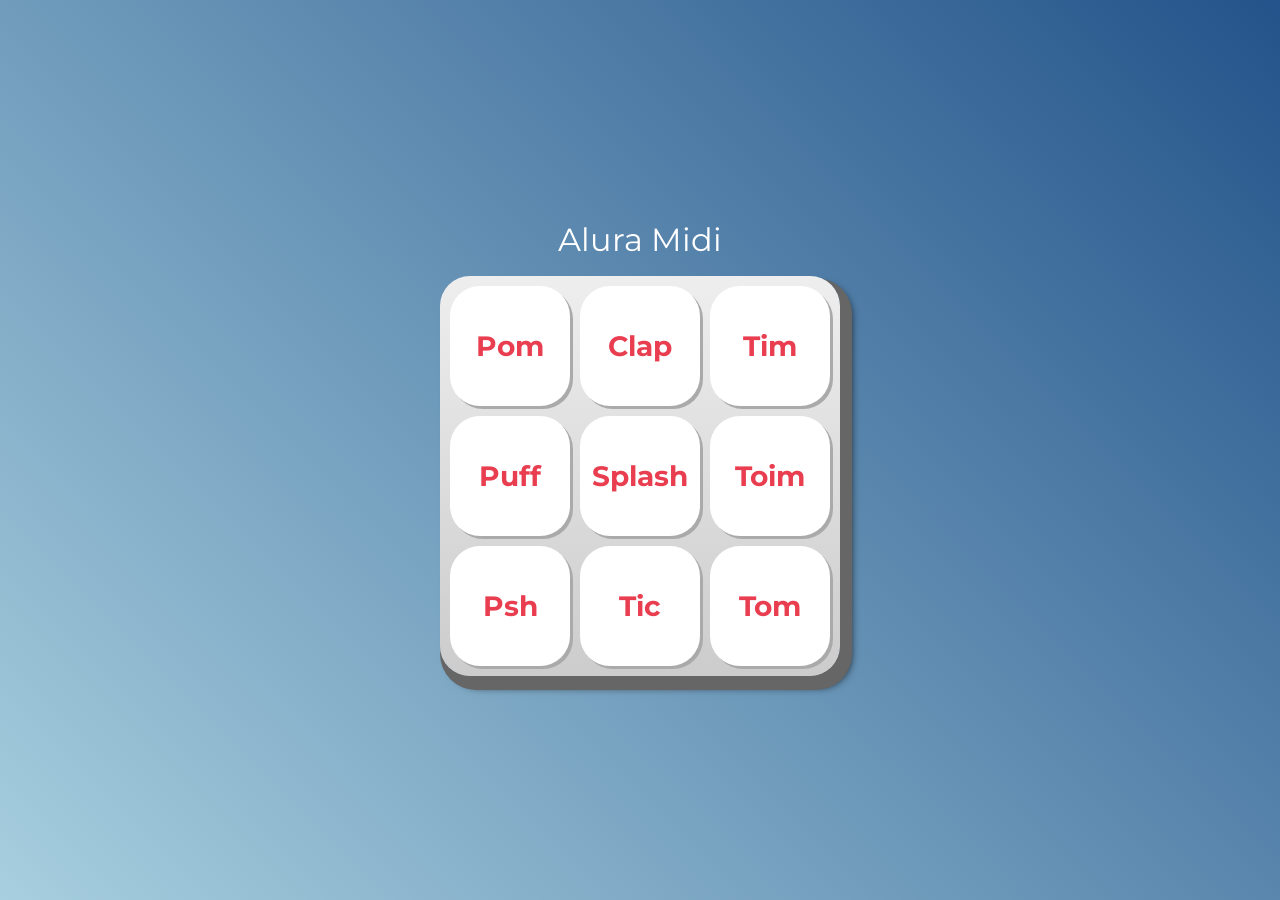
<file: Node/aluramidi/index.html>
<!DOCTYPE html>
<html lang="pt-BR">
<head>
    <meta charset="UTF-8">
    <meta http-equiv="X-UA-Compatible" content="IE=edge">
    <meta name="viewport" content="width=device-width, initial-scale=1.0">

    <title>Alura MIDI</title>

    <link rel="preconnect" href="https://fonts.googleapis.com">
    <link rel="preconnect" href="https://fonts.gstatic.com" crossorigin>
    <link href="https://fonts.googleapis.com/css2?family=Montserrat:wght@500;600&display=swap" rel="stylesheet">

    <link rel="icon" type="image/png" href="images/bateria.png">
    <link rel="stylesheet" href="css/reset.css">
    <link rel="stylesheet" href="css/estilos.css">

</head>
<body>

    <h1>Alura Midi</h1>

    <section class="teclado">
        <button class="tecla tecla_pom">Pom</button>
        <button class="tecla tecla_clap">Clap</button>
        <button class="tecla tecla_tim">Tim</button>

        <button class="tecla tecla_puff">Puff</button>
        <button class="tecla tecla_splash">Splash</button>
        <button class="tecla tecla_toim">Toim</button>

        <button class="tecla tecla_psh">Psh</button>
        <button class="tecla tecla_tic">Tic</button>
        <button class="tecla tecla_tom">Tom</button>
    </section>

    <audio src="sounds/keyq.wav" id="som_tecla_pom"></audio>
    <audio src="sounds/keyw.wav" id="som_tecla_clap"></audio>
    <audio src="sounds/keye.wav" id="som_tecla_tim"></audio>
    <audio src="sounds/keya.wav" id="som_tecla_puff"></audio>
    <audio src="sounds/keys.wav" id="som_tecla_splash"></audio>
    <audio src="sounds/keyd.wav" id="som_tecla_toim"></audio>
    <audio src="sounds/keyz.wav" id="som_tecla_psh"></audio>
    <audio src="sounds/keyx.wav" id="som_tecla_tic"></audio>
    <audio src="sounds/keyc.wav" id="som_tecla_tom"></audio>

    <script src="main.js"></script>

</body>
</html>
</file>
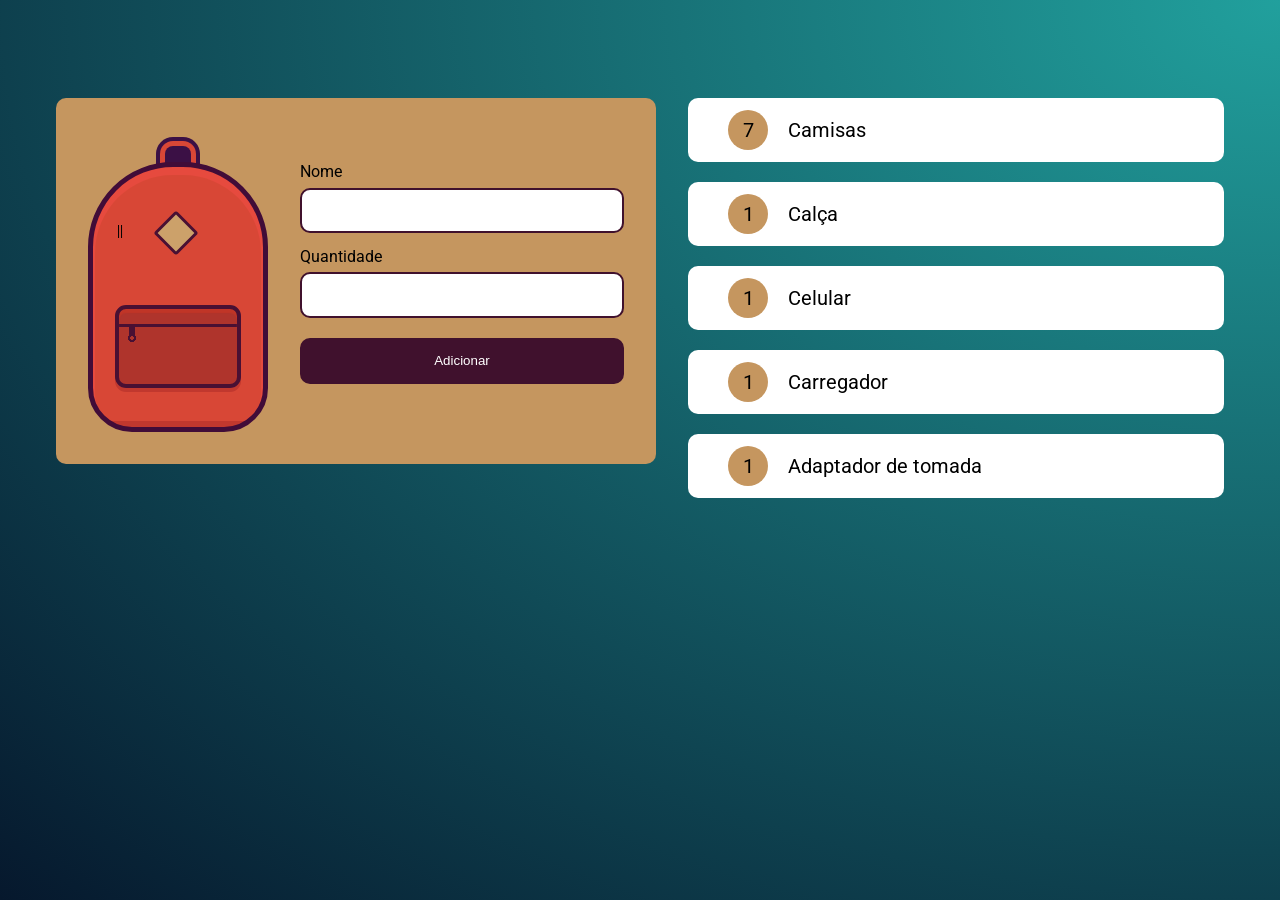
<file: Node/mochila-de-viagem/index.html>
<!DOCTYPE html>
<html lang="en">
<head>
    <meta charset="UTF-8">
    <meta http-equiv="X-UA-Compatible" content="IE=edge">
    <meta name="viewport" content="width=device-width, initial-scale=1.0">
    <title>Mochila de viagem</title>
    <link rel="stylesheet" href="css/style.css">

    <link rel="preconnect" href="https://fonts.googleapis.com">
    <link rel="preconnect" href="https://fonts.gstatic.com" crossorigin>
    <link href="https://fonts.googleapis.com/css2?family=Roboto&display=swap" rel="stylesheet"> 
</head>
<body>
    <main class="conteudo">
        <div class="principal">
            <div class="mochila"></div>
            <form action="" class="adicionar" id="novoItem">
                <label for="item">Nome</label>
                <input type="text" name="nome" id="nome">
                <label for="item">Quantidade</label>
                <input type="number" name="quantidade" id="quantidade">
                <input type="submit" value="Adicionar" class="cadastrar">
            </form>
        </div>
        
        <ul class="lista" id="lista">
            <li class="item"><strong>7</strong>Camisas</li>
            <li class="item"><strong>1</strong>Calça</li>
            <li class="item"><strong>1</strong>Celular</li>
            <li class="item"><strong>1</strong>Carregador</li>
            <li class="item"><strong>1</strong>Adaptador de tomada</li>
        </ul>
    </main>

    <script src="js/main.js"></script>
</body>
</html>
</file>
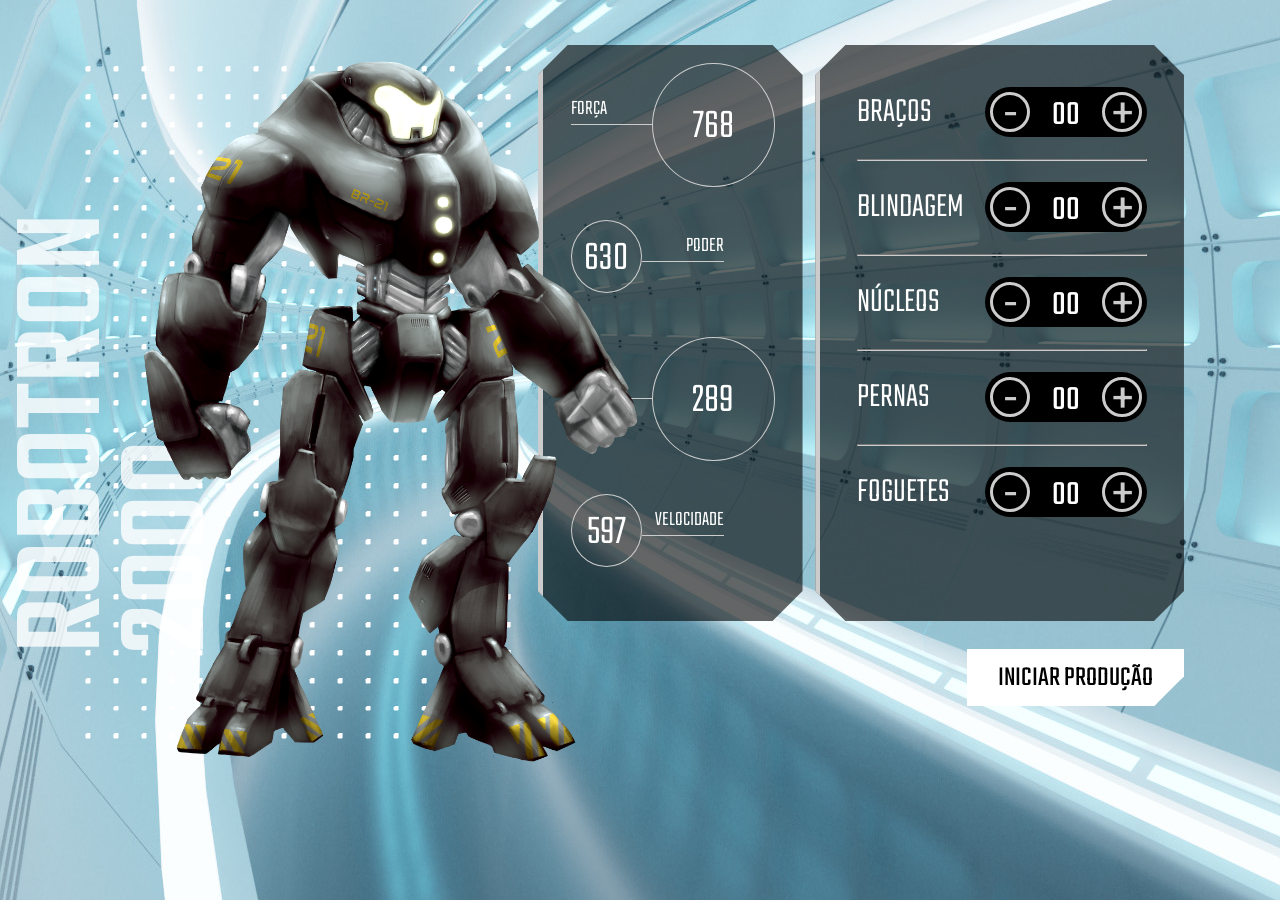
<file: Node/robotron-2000/index.html>
<!DOCTYPE html>
<html lang="en">
<head>
    <meta charset="UTF-8">
    <meta http-equiv="X-UA-Compatible" content="IE=edge">
    <meta name="viewport" content="width=device-width, initial-scale=1.0">
    <link rel="shortcut icon" type="image/jpg" href="asset/favicon.ico"/>
    <title>Robotron 2000</title>

    <link rel="stylesheet" href="css/style.css">
    <link rel="preconnect" href="https://fonts.googleapis.com">
    <link rel="preconnect" href="https://fonts.gstatic.com" crossorigin>
    <link href="https://fonts.googleapis.com/css2?family=Teko:wght@300;500&display=swap" rel="stylesheet"> 
</head>
<body>
    <main>
        <section class="robotron">
            <img class="robo" src="img/robotron.png" alt="Robotron">
            <figcaption class="titulo">ROBOTRON <br>2000</figcaption>
        </section>

        <section class="box estatisticas">
            <div class="estatistica">
                <p class="estatistica-titulo">Força</p>
                <div class="estatistica-valor">
                    <p class="estatistica-numero" data-estatistica="forca">768</p>
                </div>
            </div>
            <div class="estatistica">
                <p class="estatistica-titulo">Poder</p>
                <div class="estatistica-valor">
                    <p class="estatistica-numero" data-estatistica="poder">630</p>
                </div>
            </div>
            <div class="estatistica">
                <p class="estatistica-titulo">Energia</p>
                <div class="estatistica-valor">
                    <p class="estatistica-numero" data-estatistica="energia">289</p>
                </div>
            </div>
            <div class="estatistica">
                <p class="estatistica-titulo">Velocidade</p>
                <div class="estatistica-valor">
                    <p class="estatistica-numero" data-estatistica="velocidade">597</p>
                </div>
            </div>
        </section>

        <section class="equipamentos">
            <form action="" class="montador">
                <div class="box montador-conteudo">
                    <div class="peca">
                        <label for="" class="peca-titulo">Braços</label>
                        <div class="controle">
                            <buttom class="controle-ajuste" id="subtrair" data-controller="-" data-peca="bracos">-</buttom>
                            <input type="text" class="controle-contador" value="00" data-contador>
                            <buttom class="controle-ajuste" id="somar" data-controller="+" data-peca="bracos">+</buttom>
                        </div>
                    </div>
                    <hr class="linha">
                    <div class="peca">
                        <label for="" class="peca-titulo">Blindagem</label>
                        <div class="controle">
                            <buttom class="controle-ajuste" id="subtrair" data-controller="-" data-peca="blindagem">-</buttom>
                            <input type="text" class="controle-contador" value="00" data-contador>
                            <buttom class="controle-ajuste" id="somar" data-controller="+" data-peca="blindagem">+</buttom>
                        </div>
                    </div>
                    <hr class="linha">
                    <div class="peca">
                        <label for="" class="peca-titulo">Núcleos</label>
                        <div class="controle">
                            <buttom class="controle-ajuste" id="subtrair" data-controller="-" data-peca="nucleos">-</buttom>
                            <input type="text" class="controle-contador" value="00" data-contador>
                            <buttom class="controle-ajuste" id="somar" data-controller="+" data-peca="nucleos">+</buttom>
                        </div>
                    </div>
                    <hr class="linha">
                    <div class="peca">
                        <label for="" class="peca-titulo">Pernas</label>
                        <div class="controle">
                            <buttom class="controle-ajuste" id="subtrair" data-controller="-" data-peca="pernas">-</buttom>
                            <input type="text" class="controle-contador" value="00" data-contador>
                            <buttom class="controle-ajuste" id="somar" data-controller="+" data-peca="pernas">+</buttom>
                        </div>
                    </div>
                    <hr class="linha">
                    <div class="peca">
                        <label for="" class="peca-titulo">Foguetes</label>
                        <div class="controle">
                            <buttom class="controle-ajuste" id="subtrair" data-controller="-" data-peca="foguetes">-</buttom>
                            <input type="text" class="controle-contador" value="00" data-contador>
                            <buttom class="controle-ajuste" id="somar" data-controller="+" data-peca="foguetes">+</buttom>
                        </div>
                    </div>
                </div>
                <input type="submit" value="Iniciar produção" class="producao" id="producao">
            </form>
        </section>
    </main>

    <script src="js/main.js"></script>
</body>
</html>
</file>
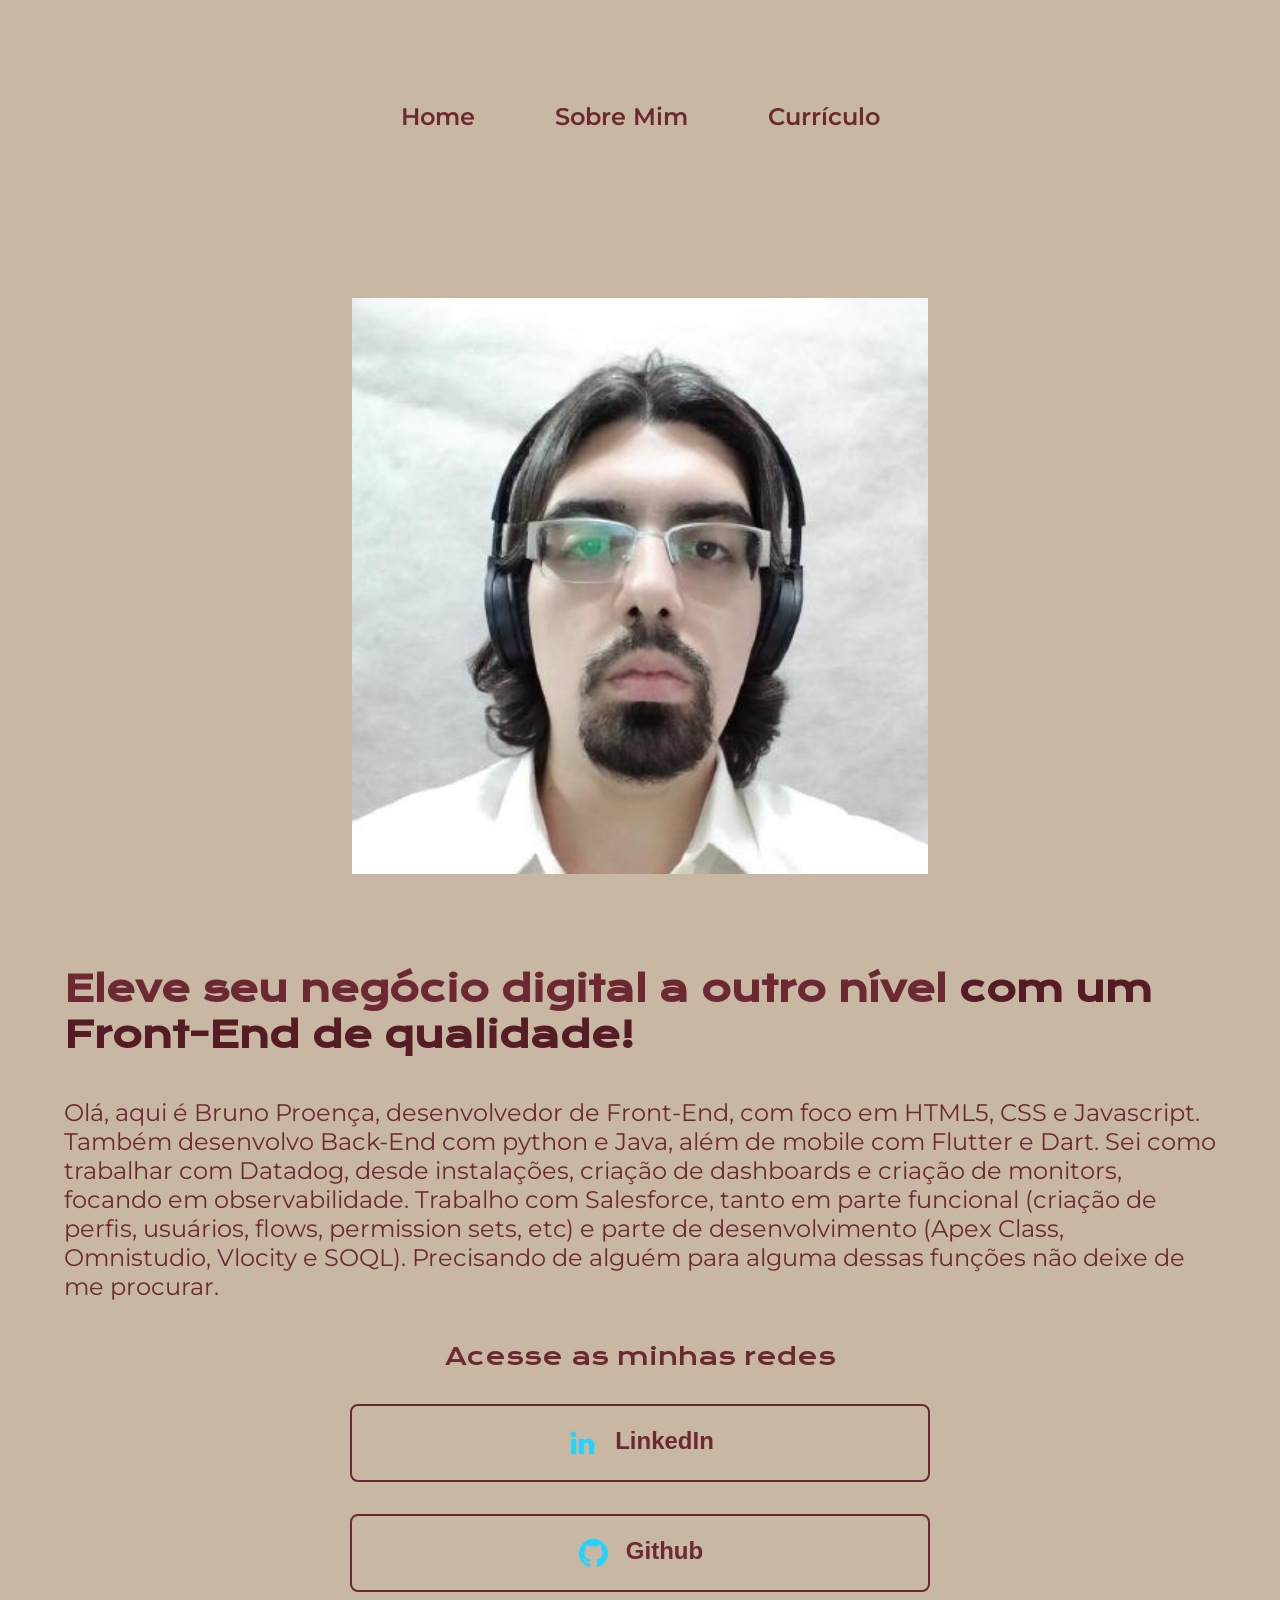
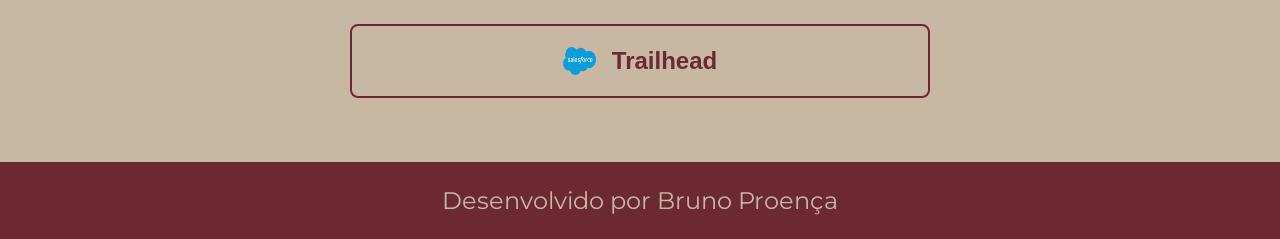
<file: Web/Projeto_1/index.html>
<!--w3schools-->
<!--Guide To Flexbox-->
<!--Google Fonts-->
<!DOCTYPE html>
<html lang="pt-br">
    <head>
        <meta charset="UTF-8">
        <meta http-equiv="X-UA-Compatible" content="ie=edge"><!--Importante para rodar no Edge-->
        <meta name="viewport" content="width=device-width, initial-scale=1.0">
        <link rel="stylesheet" href="styles/style.css">
        <title>Projeto 1</title>
    </head>
    
    <body>
        <header class="head">
            <nav class="head__menu">
                <a class="head__menu__link" href="index.html">Home</a>
                <a class="head__menu__link" href="about.html">Sobre Mim</a>
                <a class="head__menu__link" href="curriculum.html">Currículo</a>
            </nav>
        </header>
        
        <main class="presentation">
            <section class="presentation__content">
                <h1 class="presentation__content__title">
                    Eleve seu negócio digital a outro nível <strong class="presentation__content__title__strong">com um Front-End de qualidade!</strong> 
                </h1>
                <p class="presentation__content__text">
                    Olá, aqui é Bruno Proença, desenvolvedor de Front-End, com foco em HTML5, CSS e Javascript. Também desenvolvo Back-End com python e Java, além de mobile com Flutter e Dart. Sei como trabalhar com Datadog, desde instalações, criação de dashboards e criação de monitors, focando em observabilidade. Trabalho com Salesforce, tanto em parte funcional (criação de perfis, usuários, flows, permission sets, etc) e parte de desenvolvimento (Apex Class, Omnistudio, Vlocity e SOQL). Precisando de alguém para alguma dessas funções não deixe de me procurar.
                </p>

                <div class="presentation__buttons">
                    <h2 class="presentation_buttons_subtitle">Acesse as minhas redes</h2>
                    <a class="presentation__buttons__link" href="https://www.linkedin.com/in/bruno-proen%C3%A7a-53ba58b3/">
                        <img class="presentation__buttons__link__image" src="assets/linkedin.png" alt="Logo LinkedIn"> 
                        LinkedIn
                    </a>
                    <a class="presentation__buttons__link" href="https://github.com/bdsp59">
                        <img class="presentation__buttons__link__image" src="assets/github.png" alt="Logo Github"> 
                        Github
                    </a>
                    <a class="presentation__buttons__link" href="https://www.salesforce.com/trailblazer/brunoproenca">
                        <img class="presentation__buttons__link__image" src="assets/salesforce.png" alt="Logo Salesforce">
                        Trailhead
                    </a>
                </div>
            </section>

            <img class="presentation__image" src="assets/eu.jpg" alt="Foto de Perfil">
        </main>

        <footer class="foot">
            Desenvolvido por Bruno Proença
        </footer>
    </body>
</html>
</file>
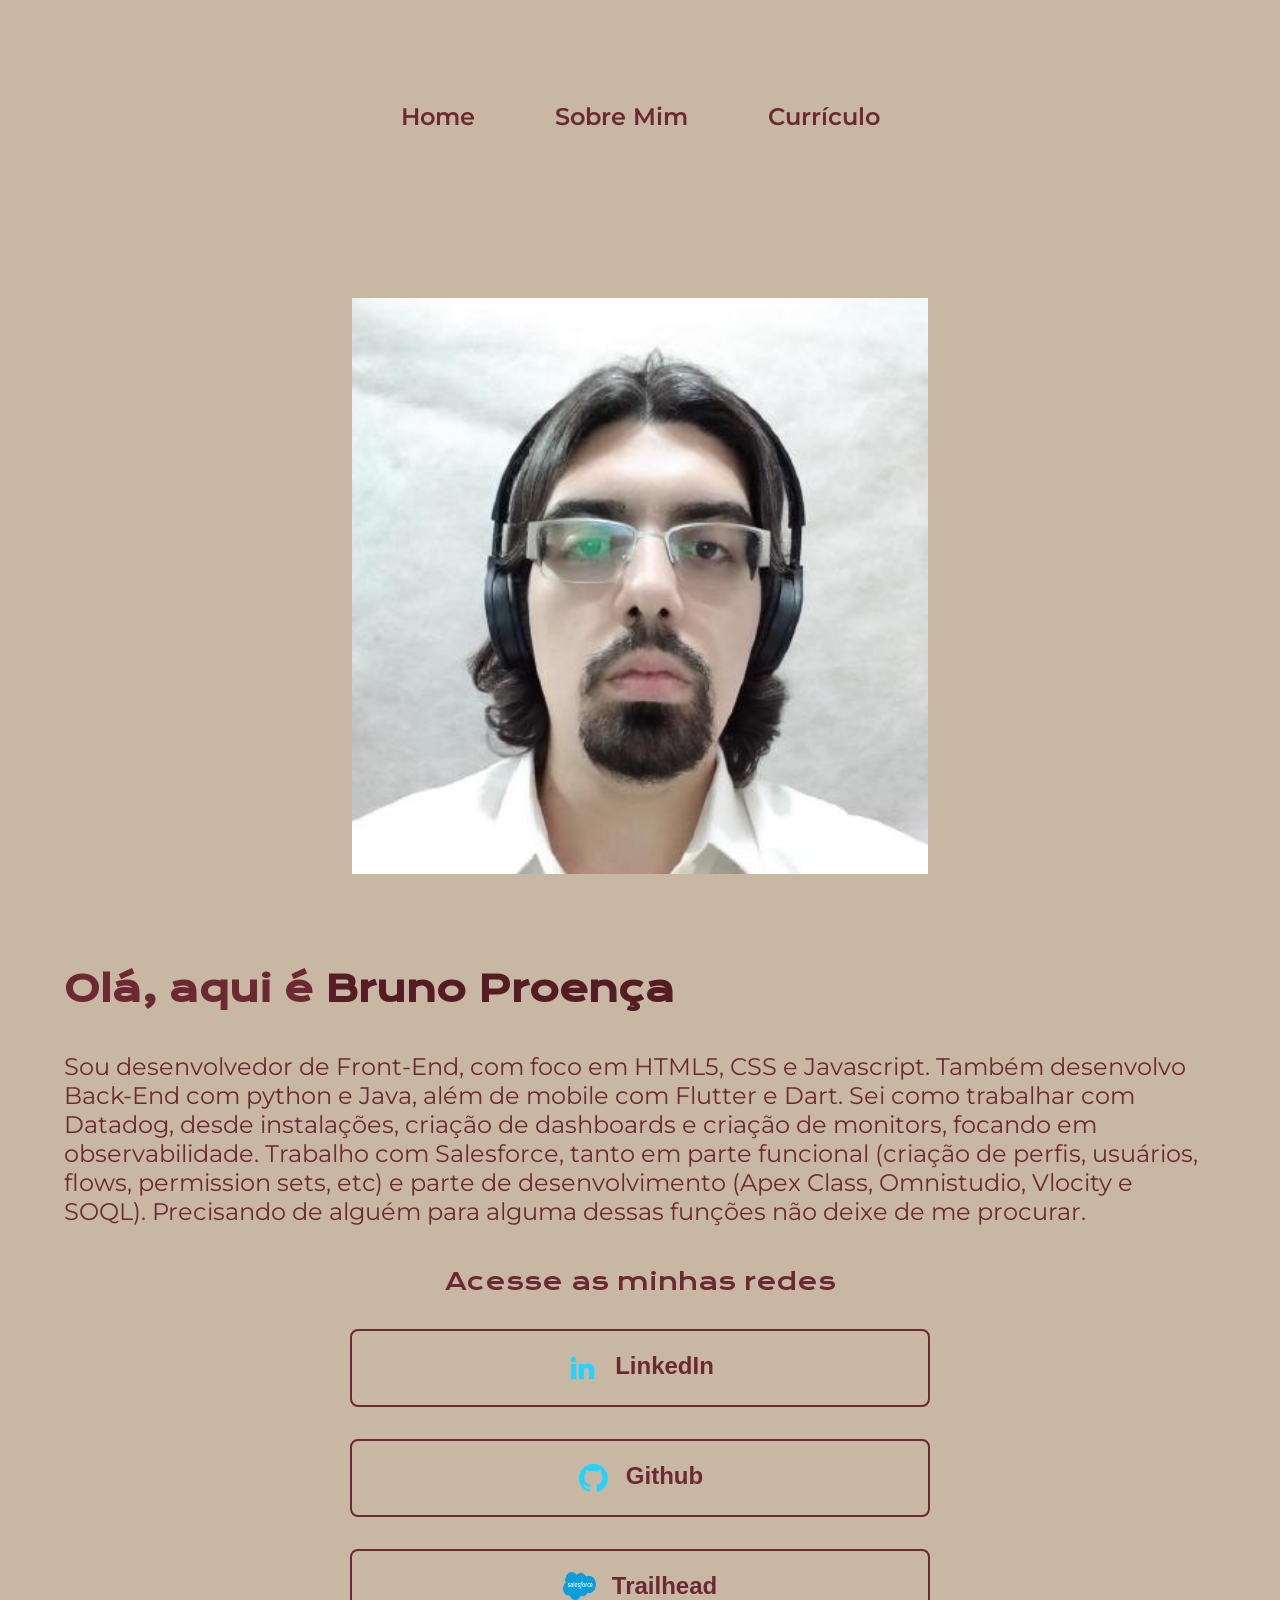
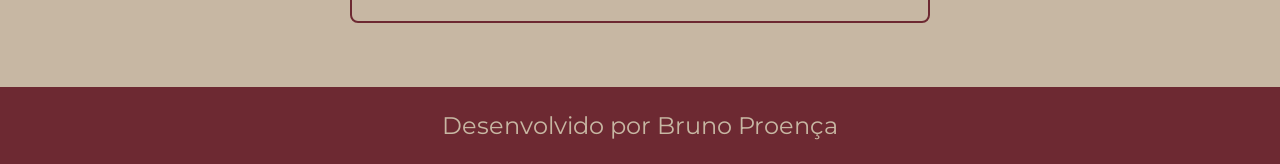
<file: Web/Projeto_1/about.html>
<!DOCTYPE html>
<html lang="pt-br">
<head>
    <meta charset="UTF-8">
    <meta name="viewport" content="width=device-width, initial-scale=1.0">
    <link rel="stylesheet" href="styles/style.css">
    <title>Sobre Mim</title>
</head>
<body>
    <header class="head">
        <nav class="head__menu">
            <a class="head__menu__link" href="index.html">Home</a>
            <a class="head__menu__link" href="about.html">Sobre Mim</a>
            <a class="head__menu__link" href="curriculum.html">Currículo</a>
        </nav>
    </header>
    
    <main class="presentation">
        <section class="presentation__content">
            <h1 class="presentation__content__title">
                Olá, aqui é <strong class="presentation__content__title__strong">Bruno Proença</strong>
            </h1>
            <p class="presentation__content__text">
                Sou desenvolvedor de Front-End, com foco em HTML5, CSS e Javascript. Também desenvolvo Back-End com python e Java, além de mobile com Flutter e Dart. Sei como trabalhar com Datadog, desde instalações, criação de dashboards e criação de monitors, focando em observabilidade. Trabalho com Salesforce, tanto em parte funcional (criação de perfis, usuários, flows, permission sets, etc) e parte de desenvolvimento (Apex Class, Omnistudio, Vlocity e SOQL). Precisando de alguém para alguma dessas funções não deixe de me procurar.
            </p>

            <div class="presentation__buttons">
                <h2 class="presentation_buttons_subtitle">Acesse as minhas redes</h2>
                <a class="presentation__buttons__link" href="https://www.linkedin.com/in/bruno-proen%C3%A7a-53ba58b3/">
                    <img class="presentation__buttons__link__image" src="assets/linkedin.png" alt="Logo LinkedIn"> 
                    LinkedIn
                </a>
                <a class="presentation__buttons__link" href="https://github.com/bdsp59">
                    <img class="presentation__buttons__link__image" src="assets/github.png" alt="Logo Github"> 
                    Github
                </a>
                <a class="presentation__buttons__link" href="https://www.salesforce.com/trailblazer/brunoproenca">
                    <img class="presentation__buttons__link__image" src="assets/salesforce.png" alt="Logo Salesforce">
                    Trailhead
                </a>
            </div>
        </section>

        <img class="presentation__image" src="assets/eu.jpg" alt="Foto de Perfil">
    </main>
    
    <footer class="foot">
        Desenvolvido por Bruno Proença
    </footer>
</body>
</html>
</file>
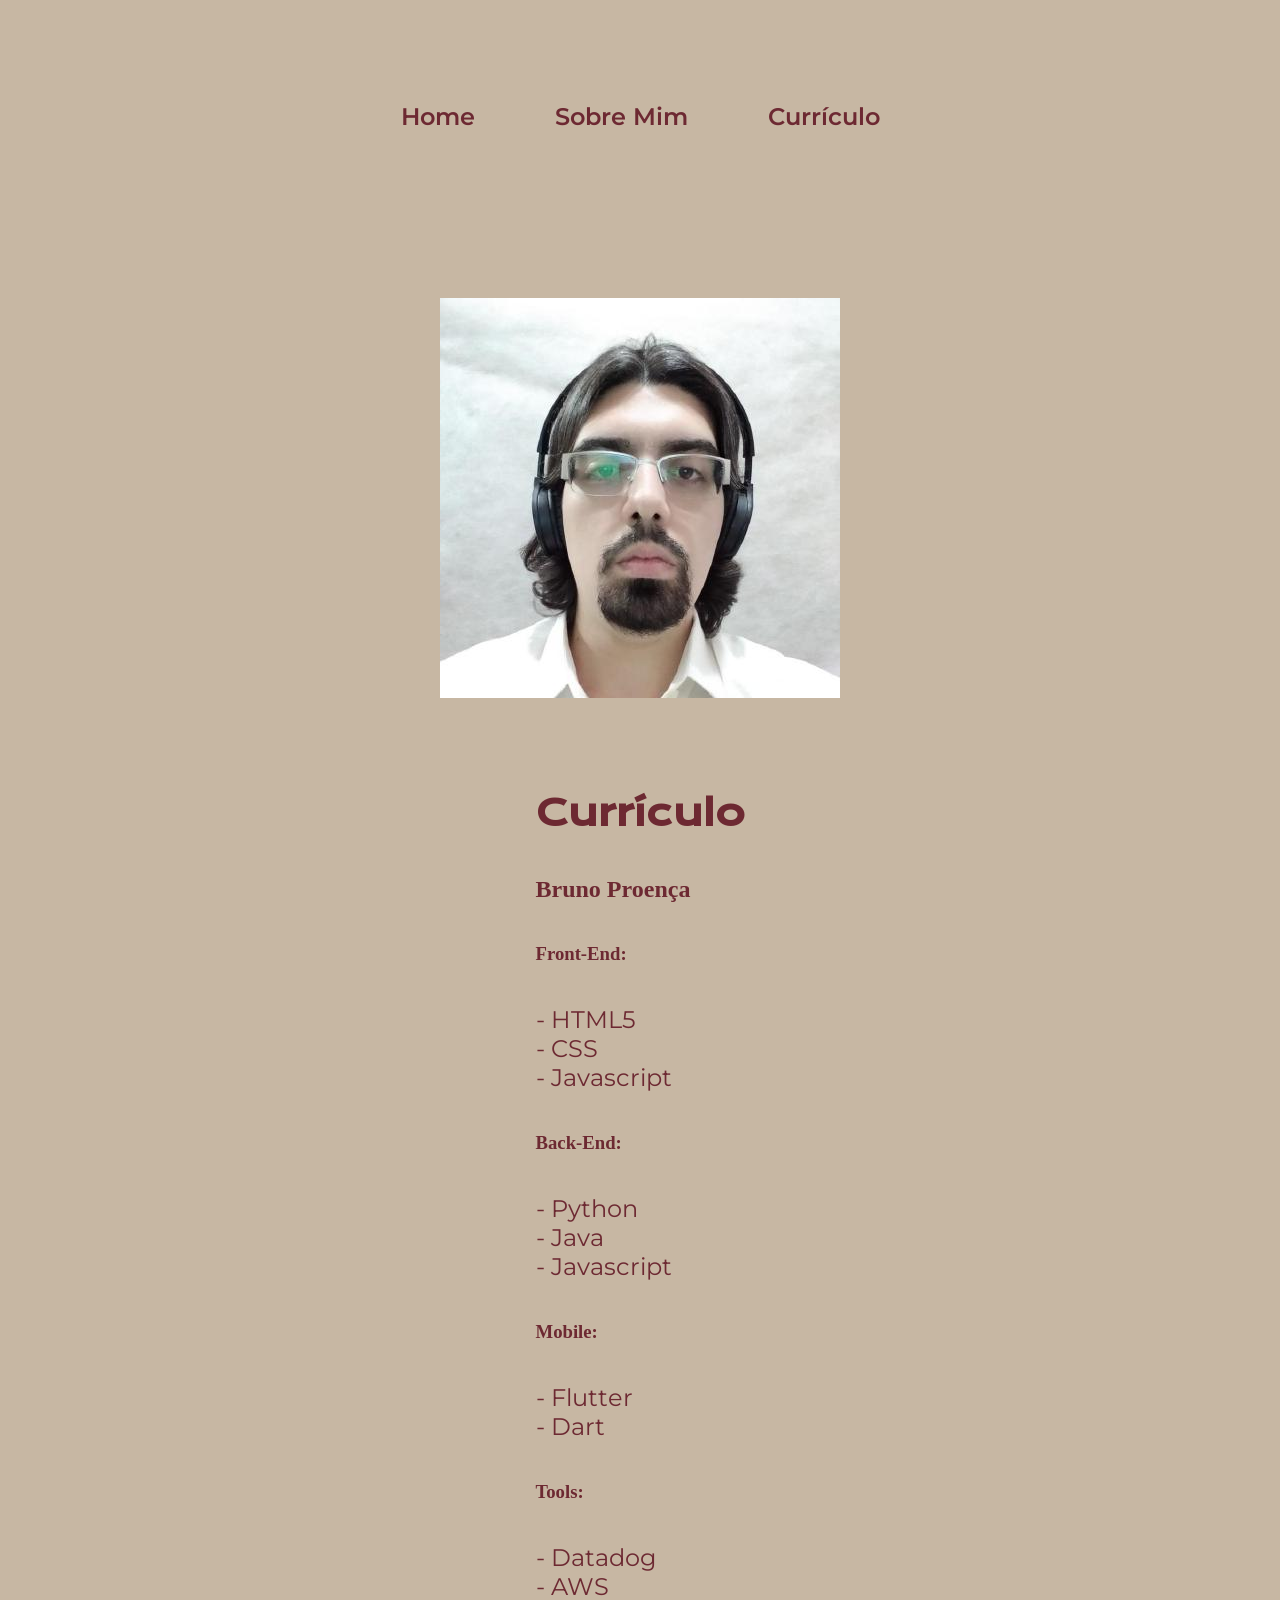
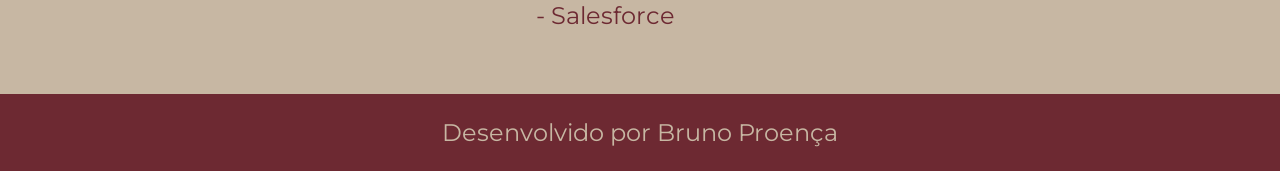
<file: Web/Projeto_1/curriculum.html>
<!DOCTYPE html>
<html lang="pt-br">
<head>
    <meta charset="UTF-8">
    <meta name="viewport" content="width=device-width, initial-scale=1.0">
    <link rel="stylesheet" href="styles/style.css">
    <title>Sobre Mim</title>
</head>
<body>
    <header class="head">
        <nav class="head__menu">
            <a class="head__menu__link" href="index.html">Home</a>
            <a class="head__menu__link" href="about.html">Sobre Mim</a>
            <a class="head__menu__link" href="curriculum.html">Currículo</a>
        </nav>
    </header>
    
    <main class="presentation">
        <section class="presentation__content">
            <h1 class="presentation__content__title">
                Currículo
            </h1>
            <h2>Bruno Proença</h2> 
            
            <h3>Front-End:</h3> 
            <p class="presentation__content__text">
                - HTML5 <br>
                - CSS <br>
                - Javascript <br>
            </p>
            
            <h3>Back-End:</h3>
            <p class="presentation__content__text">
                - Python <br>
                - Java <br>
                - Javascript <br>
            </p>

            <h3>Mobile:</h3>
            <p class="presentation__content__text">
                - Flutter <br>
                - Dart <br>
            </p>

            <h3>Tools:</h3>
            <p class="presentation__content__text">
                - Datadog <br>
                - AWS <br>
                - Salesforce <br>
            </p>
        </section>

        <img src="assets/eu.jpg" alt="Foto de Perfil">
    </main>
    
    <footer class="foot">
        Desenvolvido por Bruno Proença
    </footer>
</body>
</html>
</file>
<file: Node/aluramidi/css/estilos.css>
:root {
  --cinza: #aaa;
  --vermelha: #e93d50;
  --vermelha-escura: #af303f;
  --branca: #fff;
  --luz: rgb(229, 255, 0);
}

body {
  align-items: center;
  background: linear-gradient(45deg, #a7cfdf 0%,#23538a 100%);
  display: flex;
  justify-content: center;
  flex-direction: column;
  font-family: 'Montserrat', sans-serif;
  min-height: 100vh;
}

h1 {
  color: var(--branca);
  margin-bottom: 20px;
  font-size: 2rem;
}

.teclado {
  background: linear-gradient(to bottom, #eeeeee 0%,#cccccc 100%);
  box-shadow: 6px 8px 0 6px #666, 10px 10px 10px #000;
  border-radius: 30px;
  display: grid;
  gap: 10px;
  grid-template-columns: repeat(3, 1fr);
  padding: 10px;
}

.tecla {
  background-color: var(--branca);
  border-radius: 30px;
  box-shadow: 3px 3px 0 var(--cinza);
  color: var(--vermelha);
  cursor: pointer;
  height: 120px;
  font-size: 1.75em;
  font-weight: bold;
  line-height: 120px;
  text-align: center;
  width: 120px;
}

.tecla.ativa,
.tecla:active {
  background-color: var(--vermelha);
  border: 4px solid  var(--vermelha);
  box-shadow: 3px 3px 0 var(--vermelha-escura) inset;
  color: var(--branca);
  outline: none;
}

.tecla.focus,
.tecla:focus {
  outline: none;
  box-shadow: 1px 1px 10px var(--luz);
}

.tecla.active:focus,
.tecla:active:focus {
  box-shadow: 3px 3px 0 var(--vermelha-escura) inset, 1px 1px 10px var(--luz);
}
</file>
<file: Node/mochila-de-viagem/css/style.css>
html {
    background: radial-gradient(farthest-corner at right top,#21A09D, #06182D);
    height: 100%;
    font-family: 'Roboto', cursive;
}

.conteudo {
    padding: 10vh 3em 0;
    display: flex;
    align-items: flex-start;
    gap: 2em;
}

.principal {
    flex-grow: 1;
    flex-basis: auto;
    min-width: 600px;
    padding: 4em 2em 2em;
    box-sizing: border-box;
    display: flex;
    background: #C5965F;
    border-radius: 10px;
    gap: 2em;
}
  
.mochila {
    min-width: 170px;
    max-width: 170px;
    height: 180px;
    padding-top: 80px;
    background-color: #d84736;
    box-shadow: inset 0 6px 0 2px #e64a3e, 0 -93px 0 -77px #3b1045, 0 -93px 0 -72px #d84736, 0 -93px 0 -68px #3b1045;
    background-image: linear-gradient(to right, transparent 5px, transparent 20px, transparent 1px, transparent 25px, transparent 5px, transparent 20px, transparent 20px, transparent 86px, #c1382e 45px, #c1382e 230px, transparent 25px, transparent 172px );
    background-position: center 254px;
    background-size: 305px 6px;
    background-repeat: repeat-x; 
    border: 5px solid #410c38;
    border-radius: 85px 85px 44px 44px;
    display: inline-block;
    vertical-align: top;
    flex-basis: auto;
    flex-grow: 1;
}
  
.mochila:before, .mochila:after {
    display: block;
    content: '';
    position: absolute;
  }
  
.mochila:before {
    height: 75px;
    width: 118px;
    background-image: radial-gradient(circle closest-corner at 13px 29px , #af342c, #af342c 2px, transparent 2px, transparent), radial-gradient(circle closest-corner at 13px 29px , #491033, #491033 4px, transparent 4px, transparent), linear-gradient(to bottom, transparent 10px, transparent 15px, #491033 5px, #491033 18px, transparent 18px, transparent 100px), linear-gradient(to right, #af342c 10px, #af342c 10px, transparent 10px, transparent 16px, #af342c 9px, #af342c 50px), linear-gradient(to bottom, #af342c 8px, #af342c 16px, #491033 8px, #491033 30px, #af342c 20px, #af342c 72px, #af342c 10px, #af342c 57px, #af342c 5%);
    margin-left: 22px;
    margin-top: 58px;
    border: 4px solid #491033;
    border-radius: 11px;
    box-shadow: 0 4px 0 0 #c1382e, inset 0px 4px 1px 0 #c03527;
    content: '||';
    color: transparent;
    font-family: Comic Sans MS;
    font-weight: bold;
    z-index: 1;
    text-shadow: rgb(0, 0, 0) -2px -86px 0px;
    font-size: 14px;
}
  
.mochila:after {
    margin-left: 67px;
    margin-top: -30px;
    background: #cca16a;
    width:26px;
    height:26px;
    border: 3px solid #491033;
    border-radius: 3px;
    transform: rotate(45deg);
}

.adicionar {
    width: 100%;
}

.adicionar input {
    width: 100%;
    box-sizing: border-box;
    margin: 0.5em 0 1em;
    padding: 1em 0.5em;
    border-radius: 10px;
    border: 2px solid #40112D;
}

.adicionar label {
    display: block;
}

.cadastrar {
    background-color: #40112D;
    color: #FFFFFF;
    cursor: pointer;
}

.lista {
    margin: 0;
    padding: 0;
}

.item {
    list-style: none;
    padding: 0.6em 2em;
    background: #FFFFFF;
    border-radius: 10px;
    margin: 0 0 1em;
    width: 100%;
    box-sizing: border-box;
    display: inline-flex;
    align-items: center;
    gap: 1em;
    font-size: 20px;
}

.item strong {
    border-radius: 50%;
    display: flex;
    align-items: center;
    justify-content: center;
    width: 40px;
    height: 40px;
    Background: #C5965F;
    font-weight: 400;
}
</file>
<file: Node/robotron-2000/css/style.css>
:root {
    --main-cinza: #CCCCCC;
    --main-branco: #FFFFFF;
    --main-preto: #000000;
}

* {
    box-sizing: border-box;
}

body {
    background: url(../img/fundo.jpg);
    background-position: center center;
    background-size: cover cover;
    padding: 0;
    margin: 0;
    font-weight: 300;
}

body, input {
    font-family: 'Teko', sans-serif;
}

main {
    width: 80vw;
    height: 80vh;
    margin: 10vh 8vw 10vh 12vw;
    display: flex;
    gap: 1vw;
}

.robotron {
    background: url(../img/estrutura.png) no-repeat;
    background-position: center center;
    margin: 0;
    flex-basis: 40%;
    position: relative;
}

.robo {
    height: 110%;
    z-index: 1;
    position: absolute;
    left: -20%;
    top: -5%;
}

.titulo {
    transform: rotate(180deg);
    font-weight: 500;
    font-size: 130px;
    position: absolute;
    bottom: 7rem;
    left: -3rem;
    line-height: 0.8;
    writing-mode: vertical-rl;
    text-orientation: mixed;
    color: rgba(255,255,255,0.8)
}

.box {
    background: rgba(0,0,0,0.6);
    clip-path: polygon(calc(100% - 30px) 0, 100% 30px, 100% calc(100% - 30px), calc(100% - 30px) 100%, 30px 100%, 0 calc(100% - 30px), 0 30px, 30px 0);
    border-left: 5px solid var(--main-cinza);
    height: 80%;
}

/****************************** Equipamentos *****/

.equipamentos {
    flex-basis: 32%;
}

.montador {
    height: 100%;;
}

.montador-conteudo {
    padding: 2em 10%;
}

.peca {
    padding: 1em 0;
}

.peca-titulo {
    color: var(--main-branco);
    text-transform: uppercase;
    font-size: 2.5em;
}

.controle {
    background: var(--main-preto);
    border-radius: 25px;
    float: right;
    display: inline-flex;
    padding: 5px;
    align-items: center;
    align-self: flex-end;
}

.controle-contador {
    width: 40px;
    height: 35px;
    background: none;
    border: 0;
    margin: 0 1rem;
    color: var(--main-branco);
    text-align: center;
    font-size: 2.5em;
    display: inline-flex;
    align-items: center;
    padding-top: 8px;
}

.controle-ajuste {
    display: inline-block;
    width: 40px;
    height: 40px;
    line-height: 44px;
    border-radius: 50%;
    color: var(--main-cinza);
    font-size: 4em;
    background: var(--main-preto);
    text-align: center;
    border: 3px solid var(--main-cinza);
    cursor: pointer;
}

.linha {
    border-color: var(--main-cinza);
}

.producao {
    margin-top: 1em;
    font-size: 2em;
    text-transform: uppercase;
    padding: 0.2em 1em;
    float: right;
    border: 3px solid var(--main-branco);
    background: var(--main-branco);
    clip-path: polygon(100% 0, 100% calc(100% - 30px), calc(100% - 30px) 100%, 0 100%, 0 0);
    cursor: pointer;
}

.producao:hover {
    background: var(--main-preto);
    color: var(--main-branco)
}



/****************************** Estatísticas *****/
.estatisticas {
    flex-basis: 23%;
    padding: 2em 2em 0;
}

.estatistica {
    color: var(--main-branco);
    display: flex;
    align-items: flex-start;
    height: 25%;
}

.estatistica-titulo {
    font-size: 1.5em;
    border-bottom: 1px solid var(--main-cinza);
    flex-basis: 40%;
    text-transform: uppercase;
    order: 1
}

.estatistica-valor {
    flex-basis: 60%;
    position: relative;
    margin: 10px 0 0;
    order: 2;
    margin: -10px 0 0;
}

.estatistica-valor::after {
    content: "";
    display: block;
    padding-bottom: 100%;
    border: 1px solid var(--main-cinza);
    border-radius: 50%;
}

.estatistica-numero {
    position: absolute;
    top: 50%;
    transform: translateY(-46%);
    width: 100%;
    line-height: 100%;
    text-align: center;
    font-size: 3em;
    margin: 0;
}

.estatistica:nth-child(2n) .estatistica-titulo {
    order: 2;
    text-align: right;
}

.estatistica:nth-child(2n) .estatistica-valor {
    order: 1;
    flex-basis: 35%;
    margin: 10px 0 0;
}

@media screen and (max-width: 1600px) {
    body { 
        font-size: 14px;
    }
    main {
        width: 90vw;
        height: 80vh;
        margin: 5vh auto;
    }
}

@media screen and (max-width: 1200px) {
    body { 
        font-size: 13px;
    }

    main {
        width: 96vw;
        height: 80vh;
        margin: 10vh auto;
    }
}
</file>
<file: Web/Projeto_1/styles/style.css>
/*Usamos o import para trazer algumas informações sem precisar baixar no nosso projeto*/
@import url('https://fonts.googleapis.com/css2?family=Krona+One&family=Montserrat:ital,wght@0,300;1,300&display=swap');
/*:root cria variáveis globais*/
:root{
    --main-color: #C7B7A3;
    --text-color: #6D2932;
    --important-text-color: #561C24;
    --hover-color: #E8D8C4;

    --font-montserrat: 'Montserrat', sans-serif;
    --font-krona-one: 'Krona One', sans-serif;
}

*{
    margin: 0;
    padding: 0;
}

body{
    width: 100%;
    box-sizing: border-box;
    background-color: var(--main-color);
    color: var(--text-color)
}

.head{
    padding: 2% 0% 0% 15%;
}

.head__menu{
    display: flex;
    gap: 80px;
}

.head__menu__link{
    font-family: var(--font-montserrat);
    font-size: 1.5rem; /*1 rem = 16px*/
    font-weight: 600;
    color: var(--text-color);
    text-decoration: none;
}

.presentation{
    display: flex;
    align-items: center;
    justify-content: space-between;
    padding: 5% 15%;
    gap: 92px;
}
 
.presentation__content{
    width: 50%;
    display: flex;
    flex-direction: column;
    gap: 40px;
}

.presentation__content__title{
    font-size: 2.25rem;
    font-family: var(--font-krona-one);
}

.presentation__content__title__strong{
    color: var(--important-text-color);
}

.presentation__content__text{
    font-size: 1.5rem;
    font-family: var(--font-montserrat);
}

.presentation__buttons{
    display: flex;
    justify-content: space-between;
    flex-direction: column;
    align-items: center;
    gap: 32px;
}

.presentation_buttons_subtitle{
    font-family: var(--font-krona-one);
    font-weight: 400;
    font-size: 1.5rem;
}

.presentation__buttons__link{
    /* background-color: #22D4FD; */
    color: var(--text-color);
    border: 2px solid var(--text-color);
    border-radius: 8px;
    width: 50%;
    font-family: 'Monterrat', sans-serif;
    font-weight: 600;
    text-align: center;
    padding: 21px 0px;
    font-size: 1.5rem;
    text-decoration: none;
    display: flex;
    justify-content: center;
    gap: 16px;
}

.presentation__buttons__link:hover{
    background-color: var(--hover-color);
}

.presentation__buttons__link__image{
    width: 33px;
    color: var(--text-color);
}

.presentation__image{
    width: 50%;
}

.foot{
    color: var(--main-color);
    background-color: var(--text-color);
    padding: 24px;
    text-align: center;
    font-family: 'Montserrat';
    font-weight: 400;
    font-size: 1.5rem;
}

@media (max-width:1280px){
    .head{
        padding: 8%;
    }

    .head__menu{
        justify-content: center;
    }

    .presentation{
        flex-direction: column-reverse;
        padding: 5%;
    }

    .presentation__content{
        width: fit-content;
    }

}
</file>
